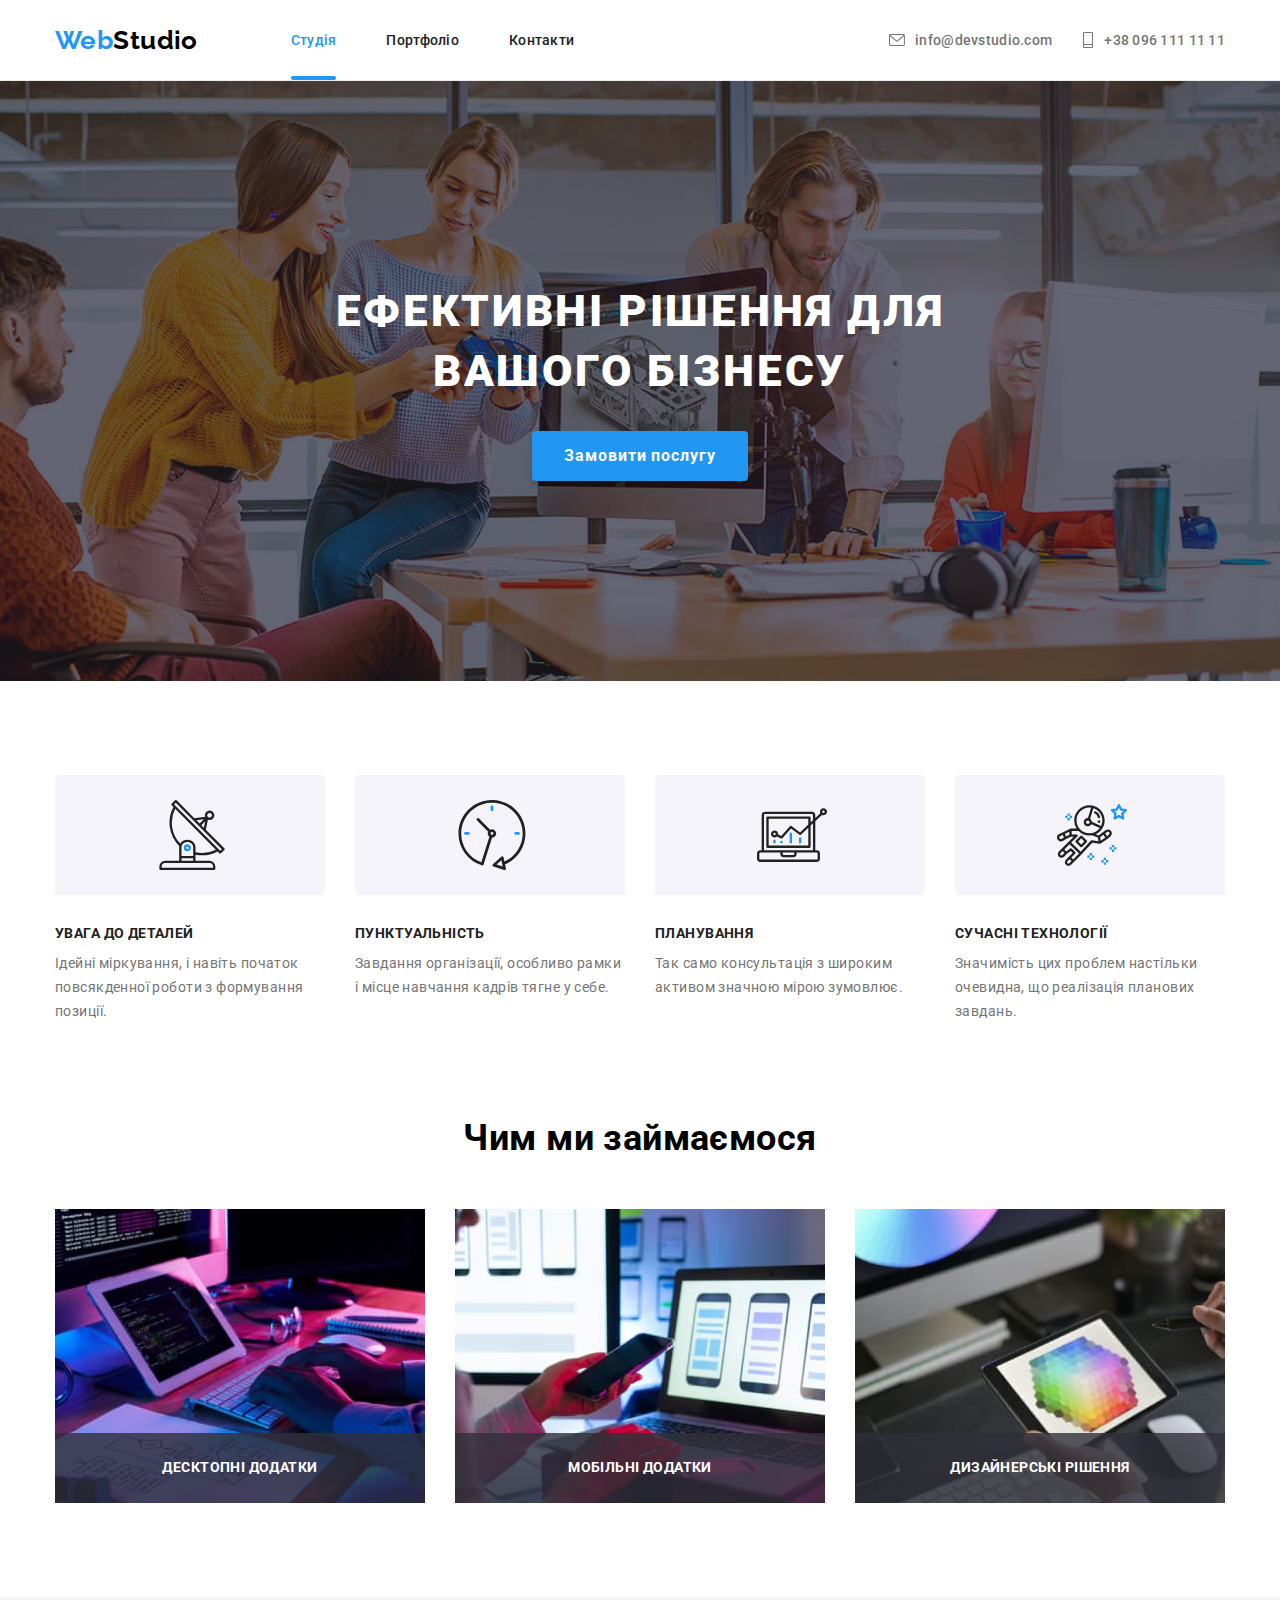
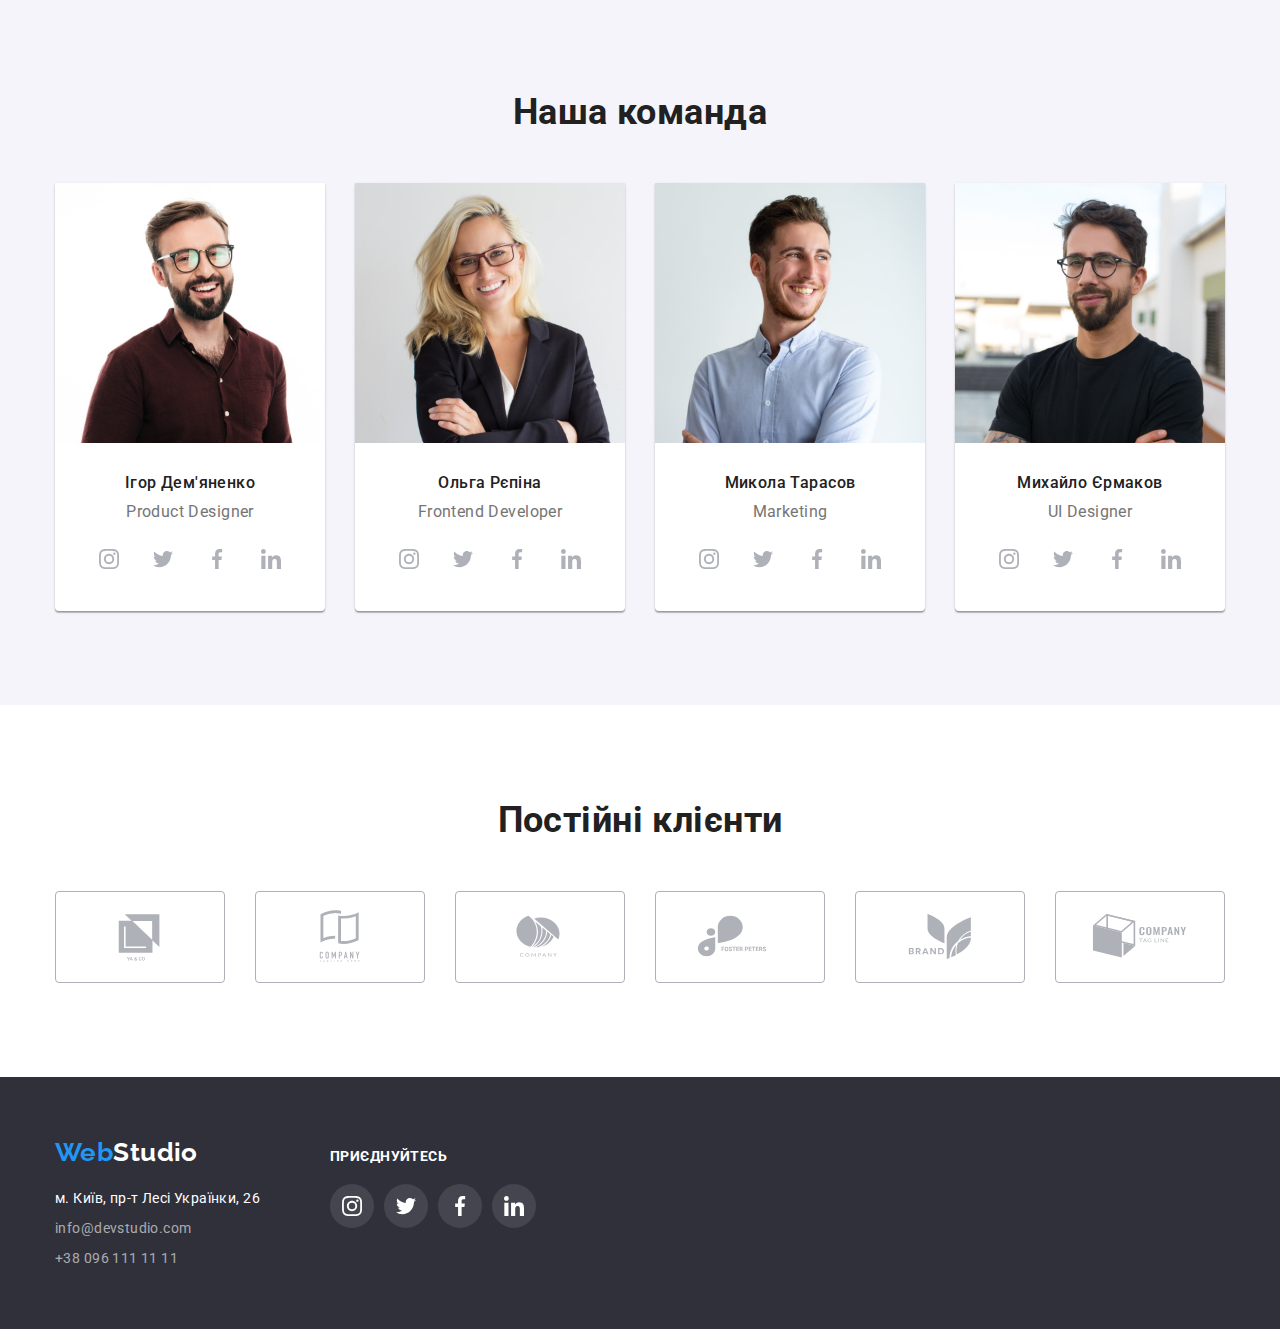
<file: index.html>
<!DOCTYPE html>
<html lang="uk">
  <head>
    <meta charset="UTF-8" />
    <meta http-equiv="X-UA-Compatible" content="IE=edge" />
    <meta name="viewport" content="width=device-width, initial-scale=1.0" />
    <title>WebStudio</title>
    <link
      href="https://fonts.googleapis.com/css2?family=Raleway:wght@700&family=Roboto:wght@400;500;700;900&display=swap"
      rel="stylesheet"
    />
    <link
      rel="stylesheet"
      href="https://cdnjs.cloudflare.com/ajax/libs/modern-normalize/1.0.0/modern-normalize.min.css"
    />
    <link rel="stylesheet" href="./css/styles.css" />
  </head>
  <body>
    <!-- хедер навігація початок -->
    <header class="header">
      <div class="header-wrapper container">
        <nav class="header-nav">
          <a class="header-logo" href="./index.html"
            ><span class="logo-color">Web</span>Studio</a
          >

          <ul class="header-nav-pages">
            <li class="header-nav-pages-item"
              ><a class="header-nav-pages-link current" href="./index.html"
                >Студія</a
              ></li
            >
            <li class="header-nav-pages-item"
              ><a class="header-nav-pages-link" href="./portfolio.html"
                >Портфоліо</a
              ></li
            >
            <li class="header-nav-pages-item"
              ><a class="header-nav-pages-link" href="./contacts.html"
                >Контакти</a
              ></li
            >
          </ul>
        </nav>

        <!-- хедер навігація кінець -->

        <!-- хедер контакти початок -->
        <div class="header-contact">
          <ul class="header-contact-list">
            <li>
              <a class="header-contact-link" href="mailto:info@devstudio.com"
                ><svg class="header-contact-icon" width="16" height="12">
                  <use
                    href="./img/img-vector/symbol-defs.svg#icon-letter"
                  ></use>
                </svg>
                info@devstudio.com
              </a></li
            >
            <li>
              <a class="header-contact-link" href="tel:+380961111111"
                ><svg class="header-contact-icon" width="12" height="16">
                  <use
                    href="./img/img-vector/symbol-defs.svg#icon-phone"
                  ></use></svg
                >+38 096 111 11 11
              </a></li
            >
          </ul>
        </div>
      </div>
    </header>
    <!-- хедер контакти кінець -->
    <main>
      <!-- герой початок -->
      <section class="hero">
        <div class="hero-overlay">
          <div class="container">
            <h1 class="hero-title">Ефективні рішення для вашого бізнесу</h1>
            <button class="hero-btn" type="button" data-modal-open
              >Замовити послугу</button
            >
          </div>
        </div>
      </section>
      <!-- герой кінець -->

      <!-- переваги початок -->
      <section class="benefits section">
        <div class="container">
          <h2 class="visually-hidden">Наші переваги</h2>
          <ul class="benefits-list">
            <li class="benefits-card">
              <div class="benefits-card-icon"
                ><svg width="70" height="70">
                  <use
                    href="./img/img-vector/symbol-defs.svg#icon-antenna"
                  ></use></svg
              ></div>

              <h3 class="benefits-list-title">увага до деталей</h3>
              <p class="benefits-list-content">
                Ідейні міркування, і навіть початок повсякденної роботи з
                формування позиції.
              </p>
            </li>
            <li class="benefits-card">
              <div class="benefits-card-icon"
                ><svg width="70" height="70">
                  <use
                    href="./img/img-vector/symbol-defs.svg#icon-clock"
                  ></use></svg
              ></div>

              <h3 class="benefits-list-title">пунктуальність</h3>
              <p class="benefits-list-content">
                Завдання організації, особливо рамки і місце навчання кадрів
                тягне у себе.
              </p>
            </li>
            <li class="benefits-card">
              <div class="benefits-card-icon"
                ><svg width="70" height="70">
                  <use
                    href="./img/img-vector/symbol-defs.svg#icon-diagram"
                  ></use></svg
              ></div>

              <h3 class="benefits-list-title">планування</h3>
              <p class="benefits-list-content">
                Так само консультація з широким активом значною мірою зумовлює.
              </p>
            </li>
            <li class="benefits-card">
              <div class="benefits-card-icon"
                ><svg width="70" height="70">
                  <use
                    href="./img/img-vector/symbol-defs.svg#icon-astronaut"
                  ></use></svg
              ></div>

              <h3 class="benefits-list-title">сучасні технології</h3>
              <p class="benefits-list-content">
                Значимість цих проблем настільки очевидна, що реалізація
                планових завдань.
              </p>
            </li>
          </ul></div
        >
      </section>
      <!-- переваги кінець -->

      <!-- чим займаємося початок -->
      <section class="what-we-do section">
        <div class="container">
          <h2 class="what-we-do-title">Чим ми займаємося</h2>
          <ul class="what-we-do-img">
            <li class="what-we-do-img-content">
              <div class="what-we-do-wrapper">
                <img
                  src="./img/what_we_do/img1.jpg"
                  alt="Десктопні додатки"
                  width="370"
                  height="294"
                />
                <p class="what-we-do-text">Десктопні додатки</p>
              </div>
            </li>
            <li class="what-we-do-img-content">
              <div class="what-we-do-wrapper">
                <img
                  src="./img/what_we_do/img2.jpg"
                  alt="Мобільні додатки"
                  width="370"
                  height="294"
                />
                <p class="what-we-do-text">Мобільні додатки</p>
              </div>
            </li>
            <li class="what-we-do-img-content">
              <div class="what-we-do-wrapper">
                <img
                  src="./img/what_we_do/img3.jpg"
                  alt="Дизайнерські рішення"
                  width="370"
                  height="294"
                />
                <p class="what-we-do-text">Дизайнерські рішення</p>
              </div>
            </li>
          </ul></div
        >
      </section>
      <!-- чим займаємося кінець -->

      <!-- наша команда початок -->
      <section class="team section">
        <div class="container">
          <h2 class="team-title">Наша команда</h2>
          <ul class="teem-list">
            <li class="team-card">
              <img
                class="team-img"
                src="./img/team/img1.jpg"
                alt="чоловік з бородою у сорочці"
                width="270"
                height="260"
              />
              <div class="team-card-wrapper">
                <h3 class="team-card-name">Ігор Дем'яненко</h3>
                <p class="team-card-profession">Product Designer</p>
                <ul class="team-socials-list">
                  <li class="team-socials-item">
                    <a
                      class="team-socials-link"
                      href="https://instagram.com"
                      target="_blank"
                      rel="noopener noreferrer"
                      aria-label="Instagram"
                    >
                      <svg class="team-socials-icon" width="20" height="20">
                        <use
                          href="./img/img-vector/symbol-defs.svg#icon-instagram"
                        ></use>
                      </svg>
                    </a>
                  </li>
                  <li class="team-socials-item">
                    <a
                      class="team-socials-link"
                      href="https://twitter.com"
                      target="_blank"
                      rel="noopener noreferrer"
                      aria-label="Instagram"
                    >
                      <svg class="team-socials-icon" width="20" height="20">
                        <use
                          href="./img/img-vector/symbol-defs.svg#icon-twitter"
                        ></use>
                      </svg>
                    </a>
                  </li>
                  <li class="team-socials-item">
                    <a
                      class="team-socials-link"
                      href="https://facebook.com"
                      target="_blank"
                      rel="noopener noreferrer"
                      aria-label="Instagram"
                    >
                      <svg class="team-socials-icon" width="20" height="20">
                        <use
                          href="./img/img-vector/symbol-defs.svg#icon-facebook"
                        ></use>
                      </svg>
                    </a>
                  </li>
                  <li class="team-socials-item">
                    <a
                      class="team-socials-link"
                      href="https://linkedin.com"
                      target="_blank"
                      rel="noopener noreferrer"
                      aria-label="Instagram"
                    >
                      <svg class="team-socials-icon" width="20" height="20">
                        <use
                          href="./img/img-vector/symbol-defs.svg#icon-linkedin"
                        ></use>
                      </svg>
                    </a>
                  </li>
                </ul>
              </div>
            </li>
            <li class="team-card">
              <img
                class="team-img"
                src="./img/team/img2.jpg"
                alt="жінка в окулярах"
                width="270"
                height="260"
              />
              <div class="team-card-wrapper">
                <h3 class="team-card-name">Ольга Рєпіна</h3>
                <p class="team-card-profession">Frontend Developer</p>
                <ul class="team-socials-list">
                  <li class="team-socials-item">
                    <a
                      class="team-socials-link"
                      href="https://instagram.com"
                      target="_blank"
                      rel="noopener noreferrer"
                      aria-label="Instagram"
                    >
                      <svg class="team-socials-icon" width="20" height="20">
                        <use
                          href="./img/img-vector/symbol-defs.svg#icon-instagram"
                        ></use>
                      </svg>
                    </a>
                  </li>
                  <li class="team-socials-item">
                    <a
                      class="team-socials-link"
                      href="https://twitter.com"
                      target="_blank"
                      rel="noopener noreferrer"
                      aria-label="Instagram"
                    >
                      <svg class="team-socials-icon" width="20" height="20">
                        <use
                          href="./img/img-vector/symbol-defs.svg#icon-twitter"
                        ></use>
                      </svg>
                    </a>
                  </li>
                  <li class="team-socials-item">
                    <a
                      class="team-socials-link"
                      href="https://facebook.com"
                      target="_blank"
                      rel="noopener noreferrer"
                      aria-label="Instagram"
                    >
                      <svg class="team-socials-icon" width="20" height="20">
                        <use
                          href="./img/img-vector/symbol-defs.svg#icon-facebook"
                        ></use>
                      </svg>
                    </a>
                  </li>
                  <li class="team-socials-item">
                    <a
                      class="team-socials-link"
                      href="https://linkedin.com"
                      target="_blank"
                      rel="noopener noreferrer"
                      aria-label="Instagram"
                    >
                      <svg class="team-socials-icon" width="20" height="20">
                        <use
                          href="./img/img-vector/symbol-defs.svg#icon-linkedin"
                        ></use>
                      </svg>
                    </a>
                  </li>
                </ul>
              </div>
            </li>
            <li class="team-card">
              <img
                class="team-img"
                src="./img/team/img3.jpg"
                alt="чоловік у сорочці"
                width="270"
                height="260"
              />
              <div class="team-card-wrapper">
                <h3 class="team-card-name">Микола Тарасов</h3>
                <p class="team-card-profession">Marketing</p>
                <ul class="team-socials-list">
                  <li class="team-socials-item">
                    <a
                      class="team-socials-link"
                      href="https://instagram.com"
                      target="_blank"
                      rel="noopener noreferrer"
                      aria-label="Instagram"
                    >
                      <svg class="team-socials-icon" width="20" height="20">
                        <use
                          href="./img/img-vector/symbol-defs.svg#icon-instagram"
                        ></use>
                      </svg>
                    </a>
                  </li>
                  <li class="team-socials-item">
                    <a
                      class="team-socials-link"
                      href="https://twitter.com"
                      target="_blank"
                      rel="noopener noreferrer"
                      aria-label="Instagram"
                    >
                      <svg class="team-socials-icon" width="20" height="20">
                        <use
                          href="./img/img-vector/symbol-defs.svg#icon-twitter"
                        ></use>
                      </svg>
                    </a>
                  </li>
                  <li class="team-socials-item">
                    <a
                      class="team-socials-link"
                      href="https://facebook.com"
                      target="_blank"
                      rel="noopener noreferrer"
                      aria-label="Instagram"
                    >
                      <svg class="team-socials-icon" width="20" height="20">
                        <use
                          href="./img/img-vector/symbol-defs.svg#icon-facebook"
                        ></use>
                      </svg>
                    </a>
                  </li>
                  <li class="team-socials-item">
                    <a
                      class="team-socials-link"
                      href="https://linkedin.com"
                      target="_blank"
                      rel="noopener noreferrer"
                      aria-label="Instagram"
                    >
                      <svg class="team-socials-icon" width="20" height="20">
                        <use
                          href="./img/img-vector/symbol-defs.svg#icon-linkedin"
                        ></use>
                      </svg>
                    </a>
                  </li>
                </ul>
              </div>
            </li>
            <li class="team-card">
              <img
                class="team-img"
                src="./img/team/img4.jpg"
                alt="чоловік з бородою у футболці"
                width="270"
                height="260"
              />
              <div class="team-card-wrapper">
                <h3 class="team-card-name">Михайло Єрмаков</h3>
                <p class="team-card-profession">UI Designer</p>
                <ul class="team-socials-list">
                  <li class="team-socials-item">
                    <a
                      class="team-socials-link"
                      href="https://instagram.com"
                      target="_blank"
                      rel="noopener noreferrer"
                      aria-label="Instagram"
                    >
                      <svg class="team-socials-icon" width="20" height="20">
                        <use
                          href="./img/img-vector/symbol-defs.svg#icon-instagram"
                        ></use>
                      </svg>
                    </a>
                  </li>
                  <li class="team-socials-item">
                    <a
                      class="team-socials-link"
                      href="https://twitter.com"
                      target="_blank"
                      rel="noopener noreferrer"
                      aria-label="Instagram"
                    >
                      <svg class="team-socials-icon" width="20" height="20">
                        <use
                          href="./img/img-vector/symbol-defs.svg#icon-twitter"
                        ></use>
                      </svg>
                    </a>
                  </li>
                  <li class="team-socials-item">
                    <a
                      class="team-socials-link"
                      href="https://facebook.com"
                      target="_blank"
                      rel="noopener noreferrer"
                      aria-label="Instagram"
                    >
                      <svg class="team-socials-icon" width="20" height="20">
                        <use
                          href="./img/img-vector/symbol-defs.svg#icon-facebook"
                        ></use>
                      </svg>
                    </a>
                  </li>
                  <li class="team-socials-item">
                    <a
                      class="team-socials-link"
                      href="https://linkedin.com"
                      target="_blank"
                      rel="noopener noreferrer"
                      aria-label="Instagram"
                    >
                      <svg class="team-socials-icon" width="20" height="20">
                        <use
                          href="./img/img-vector/symbol-defs.svg#icon-linkedin"
                        ></use>
                      </svg>
                    </a>
                  </li>
                </ul>
              </div>
            </li>
          </ul>
        </div>
      </section>
      <!-- наша команда кінець -->
      <!-- постійні крієнти початок -->
      <section class="clients section">
        <div class="container">
          <h2 class="clients-title">Постійні клієнти</h2>
          <ul class="clients-list">
            <li>
              <a
                class="clients-link"
                href="./index.html"
                target="_blank"
                rel="noopener noreferrer"
                aria-label="company name"
              >
                <svg class="clients-icon" width="106" height="60">
                  <use href="./img/img-vector/symbol-defs.svg#icon-Logo"></use>
                </svg>
              </a>
            </li>
            <li>
              <a
                class="clients-link"
                href="./index.html"
                target="_blank"
                rel="noopener noreferrer"
                aria-label="company name"
              >
                <svg class="clients-icon" width="106" height="60">
                  <use
                    href="./img/img-vector/symbol-defs.svg#icon-Logo-1"
                  ></use>
                </svg> </a
            ></li>
            <li>
              <a
                class="clients-link"
                href="./index.html"
                target="_blank"
                rel="noopener noreferrer"
                aria-label="company name"
              >
                <svg class="clients-icon" width="106" height="60">
                  <use
                    href="./img/img-vector/symbol-defs.svg#icon-Logo-2"
                  ></use>
                </svg> </a
            ></li>
            <li>
              <a
                class="clients-link"
                href="./index.html"
                target="_blank"
                rel="noopener noreferrer"
                aria-label="company name"
              >
                <svg class="clients-icon" width="106" height="60">
                  <use
                    href="./img/img-vector/symbol-defs.svg#icon-Logo-3"
                  ></use>
                </svg> </a
            ></li>
            <li>
              <a
                class="clients-link"
                href="./index.html"
                target="_blank"
                rel="noopener noreferrer"
                aria-label="company name"
              >
                <svg class="clients-icon" width="106" height="60">
                  <use
                    href="./img/img-vector/symbol-defs.svg#icon-Logo-4"
                  ></use>
                </svg> </a
            ></li>
            <li>
              <a
                class="clients-link"
                href="./index.html"
                target="_blank"
                rel="noopener noreferrer"
                aria-label="company name"
              >
                <svg class="clients-icon" width="106" height="60">
                  <use
                    href="./img/img-vector/symbol-defs.svg#icon-Logo-5"
                  ></use>
                </svg> </a
            ></li>
          </ul>
        </div>
      </section>
      <!-- постійні крієнти кінець -->
    </main>

    <!-- футер початок -->
    <footer class="footer">
      <div class="footer-wrapper container">
        <div>
          <a class="footer-logo" href="./index.html"
            ><span class="logo-color">Web</span>Studio</a
          >
          <address class="footer-address">
            <ul class="footer-contact">
              <li class="footer-contact-content">
                <a
                  class="footer-contact-adress"
                  href="https://goo.gl/maps/wRYm7j45rnJGPuC79"
                  target="_blank"
                  rel="noopener noreferrer"
                  >м. Київ, пр-т Лесі Українки, 26</a
                >
              </li>
              <li class="footer-contact-content"
                ><a class="footer-contact-link" href="mailto:info@devstudio.com"
                  >info@devstudio.com</a
                ></li
              >
              <li class="footer-contact-content"
                ><a class="footer-contact-link" href="tel:+380961111111"
                  >+38 096 111 11 11</a
                ></li
              >
            </ul>
          </address>
        </div>
        <div class="footer-socials">
          <p class="footer-socials-title">Приєднуйтесь</p>
          <ul class="footer-socials-list">
            <li class="footer-socials-item">
              <a
                class="footer-socials-link"
                href="https://instagram.com"
                target="_blank"
                rel="noopener noreferrer"
                aria-label="Instagram"
              >
                <svg class="footer-socials-icon" width="20" height="20">
                  <use
                    href="./img/img-vector/symbol-defs.svg#icon-instagram"
                  ></use>
                </svg>
              </a>
            </li>
            <li class="footer-socials-item">
              <a
                class="footer-socials-link"
                href="https://twitter.com"
                target="_blank"
                rel="noopener noreferrer"
                aria-label="Instagram"
              >
                <svg class="footer-socials-icon" width="20" height="20">
                  <use
                    href="./img/img-vector/symbol-defs.svg#icon-twitter"
                  ></use>
                </svg>
              </a>
            </li>
            <li class="footer-socials-item">
              <a
                class="footer-socials-link"
                href="https://facebook.com"
                target="_blank"
                rel="noopener noreferrer"
                aria-label="Instagram"
              >
                <svg class="footer-socials-icon" width="20" height="20">
                  <use
                    href="./img/img-vector/symbol-defs.svg#icon-facebook"
                  ></use>
                </svg>
              </a>
            </li>
            <li class="footer-socials-item">
              <a
                class="footer-socials-link"
                href="https://linkedin.com"
                target="_blank"
                rel="noopener noreferrer"
                aria-label="Instagram"
              >
                <svg class="footer-socials-icon" width="20" height="20">
                  <use
                    href="./img/img-vector/symbol-defs.svg#icon-linkedin"
                  ></use>
                </svg>
              </a>
            </li>
          </ul>
        </div>
      </div>
      <!-- футер кінець -->
    </footer>

    <!-------------------- modal ---------------------->
    <div class="backdrop is-hidden" data-modal>
      <div class="modal">
        <button class="modal-btn" type="button" data-modal-close>
          &#10006;
        </button>
      </div>
    </div>
    <script src="./js/model.js"></script>
  </body>
</html>
</file>
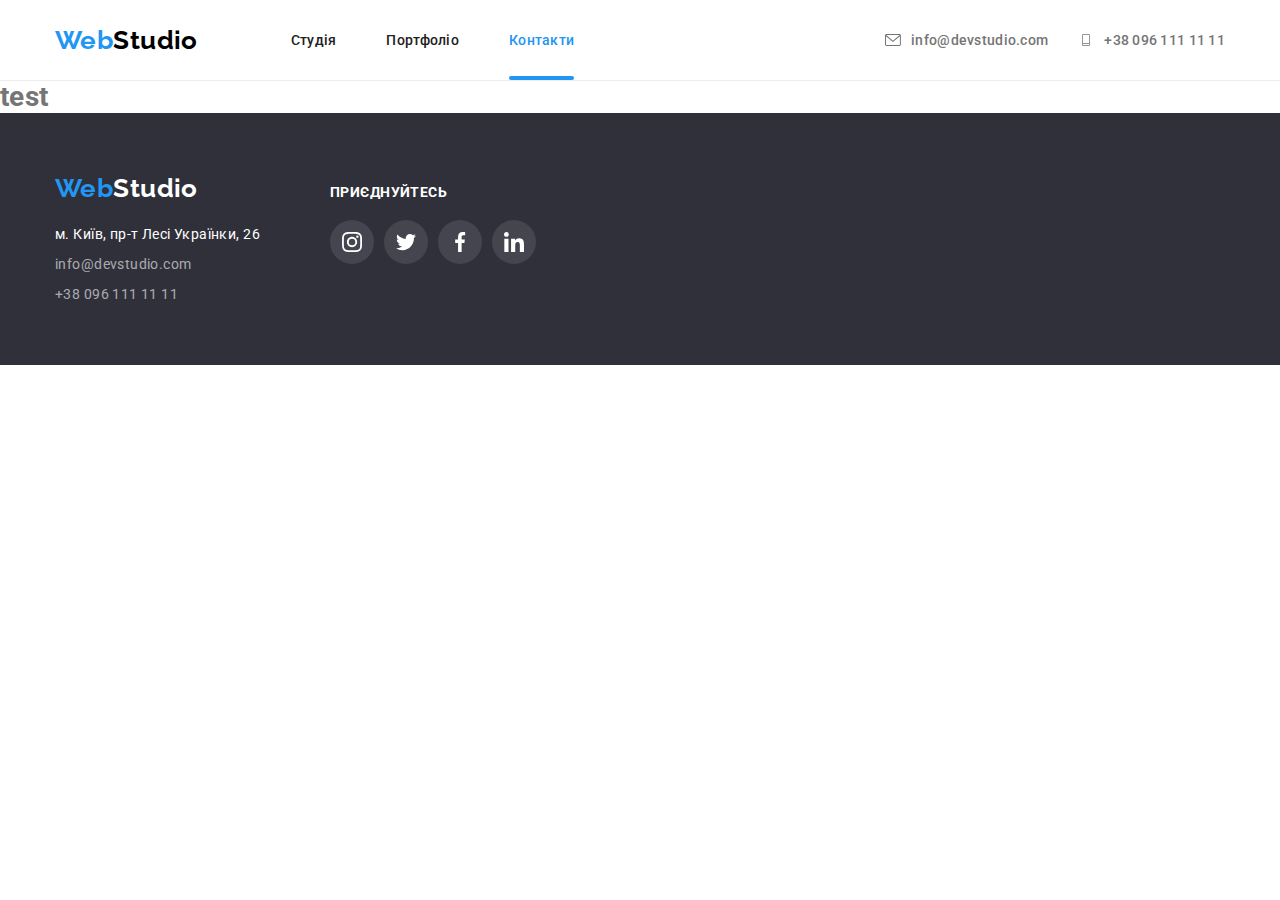
<file: contacts.html>
<!DOCTYPE html>
<html lang="uk">
  <head>
    <meta charset="UTF-8" />
    <meta http-equiv="X-UA-Compatible" content="IE=edge" />
    <meta name="viewport" content="width=device-width, initial-scale=1.0" />
    <title>WebStudio</title>
    <link
      href="https://fonts.googleapis.com/css2?family=Raleway:wght@700&family=Roboto:wght@400;500;700;900&display=swap"
      rel="stylesheet"
    />
    <link
      rel="stylesheet"
      href="https://cdnjs.cloudflare.com/ajax/libs/modern-normalize/1.0.0/modern-normalize.min.css"
    />
    <link rel="stylesheet" href="./css/styles.css" />
  </head>
  <body>
    <!-- хедер навігація початок -->
    <header class="header">
      <div class="header-wrapper container">
        <nav class="header-nav">
          <a class="header-logo" href="./index.html"
            ><span class="logo-color">Web</span>Studio</a
          >

          <ul class="header-nav-pages">
            <li class="header-nav-pages-item"
              ><a class="header-nav-pages-link" href="./index.html"
                >Студія</a
              ></li
            >
            <li class="header-nav-pages-item"
              ><a class="header-nav-pages-link" href="./portfolio.html"
                >Портфоліо</a
              ></li
            >
            <li class="header-nav-pages-item"
              ><a class="header-nav-pages-link current" href="./contacts.html"
                >Контакти</a
              ></li
            >
          </ul>
        </nav>

        <!-- хедер навігація кінець -->

        <!-- хедер контакти початок -->
        <div class="header-contact">
          <ul class="header-contact-list">
            <li>
              <a class="header-contact-link" href="mailto:info@devstudio.com"
                ><svg class="header-contact-icon" width="16" height="12">
                  <use
                    href="./img/img-vector/symbol-defs.svg#icon-letter"
                  ></use>
                </svg>
                info@devstudio.com
              </a></li
            >
            <li>
              <a class="header-contact-link" href="tel:+380961111111"
                ><svg class="header-contact-icon" width="16" height="12">
                  <use
                    href="./img/img-vector/symbol-defs.svg#icon-phone"
                  ></use></svg
                >+38 096 111 11 11
              </a></li
            >
          </ul>
        </div>
      </div>
    </header>
    <!-- хедер контакти кінець -->
    <main> <h1>test</h1> </main>
    <!-- футер початок -->
    <footer class="footer">
      <div class="footer-wrapper container">
        <div>
          <a class="footer-logo" href="./index.html"
            ><span class="logo-color">Web</span>Studio</a
          >
          <address class="footer-address">
            <ul class="footer-contact">
              <li class="footer-contact-content">
                <a
                  class="footer-contact-adress"
                  href="https://goo.gl/maps/wRYm7j45rnJGPuC79"
                  target="_blank"
                  rel="noopener noreferrer"
                  >м. Київ, пр-т Лесі Українки, 26</a
                >
              </li>
              <li class="footer-contact-content"
                ><a class="footer-contact-link" href="mailto:info@devstudio.com"
                  >info@devstudio.com</a
                ></li
              >
              <li class="footer-contact-content"
                ><a class="footer-contact-link" href="tel:+380961111111"
                  >+38 096 111 11 11</a
                ></li
              >
            </ul>
          </address>
        </div>
        <div class="footer-socials">
          <p class="footer-socials-title">Приєднуйтесь</p>
          <ul class="footer-socials-list">
            <li class="footer-socials-item">
              <a
                class="footer-socials-link"
                href="https://instagram.com"
                target="_blank"
                rel="noopener noreferrer"
                aria-label="Instagram"
              >
                <svg class="footer-socials-icon" width="20" height="20">
                  <use
                    href="./img/img-vector/symbol-defs.svg#icon-instagram"
                  ></use>
                </svg>
              </a>
            </li>
            <li class="footer-socials-item">
              <a
                class="footer-socials-link"
                href="https://twitter.com"
                target="_blank"
                rel="noopener noreferrer"
                aria-label="Instagram"
              >
                <svg class="footer-socials-icon" width="20" height="20">
                  <use
                    href="./img/img-vector/symbol-defs.svg#icon-twitter"
                  ></use>
                </svg>
              </a>
            </li>
            <li class="footer-socials-item">
              <a
                class="footer-socials-link"
                href="https://facebook.com"
                target="_blank"
                rel="noopener noreferrer"
                aria-label="Instagram"
              >
                <svg class="footer-socials-icon" width="20" height="20">
                  <use
                    href="./img/img-vector/symbol-defs.svg#icon-facebook"
                  ></use>
                </svg>
              </a>
            </li>
            <li class="footer-socials-item">
              <a
                class="footer-socials-link"
                href="https://linkedin.com"
                target="_blank"
                rel="noopener noreferrer"
                aria-label="Instagram"
              >
                <svg class="footer-socials-icon" width="20" height="20">
                  <use
                    href="./img/img-vector/symbol-defs.svg#icon-linkedin"
                  ></use>
                </svg>
              </a>
            </li>
          </ul>
        </div>
      </div>
      <!-- футер кінець -->
    </footer>
  </body>
</html>
</file>
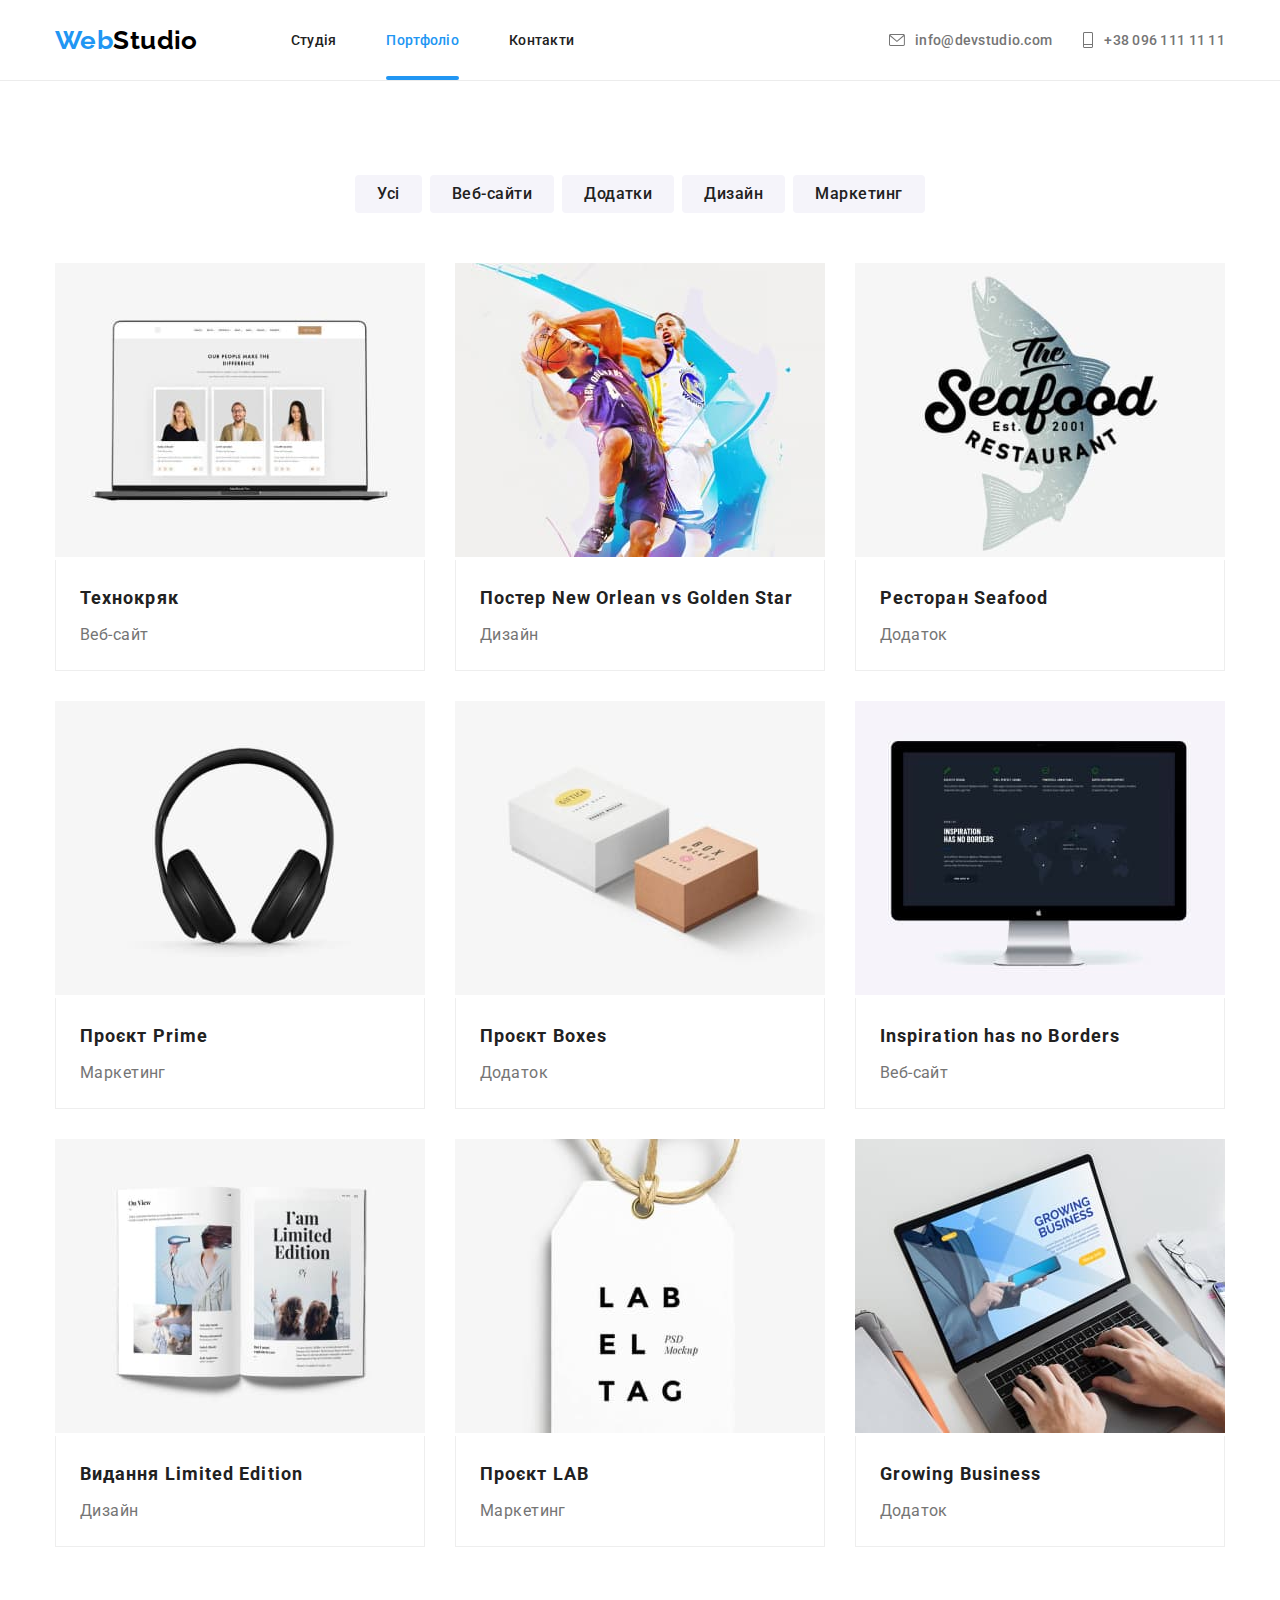
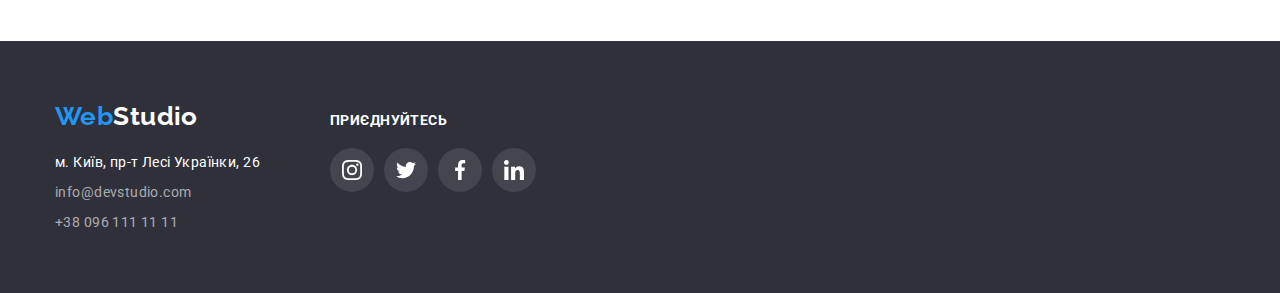
<file: portfolio.html>
<!DOCTYPE html>
<html lang="uk">
  <head>
    <meta charset="UTF-8" />
    <meta http-equiv="X-UA-Compatible" content="IE=edge" />
    <meta name="viewport" content="width=device-width, initial-scale=1.0" />
    <title>WebStudio</title>
    <link
      href="https://fonts.googleapis.com/css2?family=Raleway:wght@700&family=Roboto:wght@400;500;700;900&display=swap"
      rel="stylesheet"
    />
    <link
      rel="stylesheet"
      href="https://cdnjs.cloudflare.com/ajax/libs/modern-normalize/1.0.0/modern-normalize.min.css"
    />
    <link rel="stylesheet" href="./css/styles.css" />
  </head>
  <body>
    <header class="header">
      <div class="header-wrapper container">
        <nav class="header-nav">
          <a class="header-logo" href="./index.html"
            ><span class="logo-color">Web</span>Studio</a
          >

          <ul class="header-nav-pages">
            <li class="header-nav-pages-item"
              ><a class="header-nav-pages-link" href="./index.html"
                >Студія</a
              ></li
            >
            <li class="header-nav-pages-item"
              ><a class="header-nav-pages-link current" href="./portfolio.html"
                >Портфоліо</a
              ></li
            >
            <li class="header-nav-pages-item"
              ><a class="header-nav-pages-link" href="./contacts.html"
                >Контакти</a
              ></li
            >
          </ul>
        </nav>

        <!-- хедер навігація кінець -->

        <!-- хедер контакти початок -->
        <div class="header-contact">
          <ul class="header-contact-list">
            <li>
              <a class="header-contact-link" href="mailto:info@devstudio.com"
                ><svg class="header-contact-icon" width="16" height="12">
                  <use
                    href="./img/img-vector/symbol-defs.svg#icon-letter"
                  ></use>
                </svg>
                info@devstudio.com
              </a></li
            >
            <li>
              <a class="header-contact-link" href="tel:+380961111111"
                ><svg class="header-contact-icon" width="12" height="16">
                  <use
                    href="./img/img-vector/symbol-defs.svg#icon-phone"
                  ></use></svg
                >+38 096 111 11 11
              </a></li
            >
          </ul>
        </div>
      </div>
    </header>
    <!-- хедер контакти кінець -->

    <!-- меін початок -->
    <main>
      <section class="portfolio section">
        <div class="container">
          <h1 class="visually-hidden">Our portfolio</h1>
          <ul class="portfolio-filter">
            <li class="portfolio-filter-btn-wrapper"
              ><button class="portfolio-filter-btn">Усі</button>
            </li>
            <li class="portfolio-filter-btn-wrapper"
              ><button class="portfolio-filter-btn">Веб-сайти</button></li
            >
            <li class="portfolio-filter-btn-wrapper"
              ><button class="portfolio-filter-btn">Додатки</button></li
            >
            <li class="portfolio-filter-btn-wrapper"
              ><button class="portfolio-filter-btn">Дизайн</button></li
            >
            <li class="portfolio-filter-btn-wrapper"
              ><button class="portfolio-filter-btn">Маркетинг</button></li
            >
          </ul>
          <ul class="portfolio-list">
            <li class="portfolio-card">
              <a class="portfolio-card-link" href="#"
                ><div class="portfolio-card-thumb">
                  <img
                    class="portfolio-img"
                    src="./img/portfolio/img1.jpg"
                    alt="веб-сайт"
                    width="370"
                    height="294"
                  />
                  <div class="card-overlay"
                    ><p class="card-overlay-text"
                      >Ресурс пропонує комплексні пропозиції з різним рівнем
                      функціоналу та сервісів. Все це дозволить відвідувачу
                      отримати вичерпні відомості про компанію чи приватну
                      особу.</p
                    ></div
                  > </div
                ><div class="portfolio-wrapper">
                  <h2 class="portfolio-title">Технокряк</h2>
                  <p class="portfolio-text">Веб-сайт</p></div
                ></a
              >
            </li>
            <li class="portfolio-card">
              <a class="portfolio-card-link" href="#"
                ><div class="portfolio-card-thumb"
                  ><img
                    class="portfolio-img"
                    src="./img/portfolio/img2.jpg"
                    alt="постер"
                    width="370"
                    height="294"
                  /><div class="card-overlay"
                    ><p class="card-overlay-text"
                      >Ресурс пропонує комплексні пропозиції з різним рівнем
                      функціоналу та сервісів. Все це дозволить відвідувачу
                      отримати вичерпні відомості про компанію чи приватну
                      особу.</p
                    ></div
                  ></div
                ><div class="portfolio-wrapper">
                  <h2 class="portfolio-title"
                    >Постер New Orlean vs Golden Star</h2
                  >
                  <p class="portfolio-text">Дизайн</p></div
                ></a
              >
            </li>
            <li class="portfolio-card">
              <a class="portfolio-card-link" href="#">
                <div class="portfolio-card-thumb">
                  <img
                    class="portfolio-img"
                    src="./img/portfolio/img3.jpg"
                    alt="логотип ресторану"
                    width="370"
                    height="294"
                  /><div class="card-overlay"
                    ><p class="card-overlay-text"
                      >Ресурс пропонує комплексні пропозиції з різним рівнем
                      функціоналу та сервісів. Все це дозволить відвідувачу
                      отримати вичерпні відомості про компанію чи приватну
                      особу.</p
                    ></div
                  ></div
                ><div class="portfolio-wrapper">
                  <h2 class="portfolio-title">Ресторан Seafood</h2>
                  <p class="portfolio-text">Додаток</p></div
                ></a
              >
            </li>
            <li class="portfolio-card">
              <a class="portfolio-card-link" href="#">
                <div class="portfolio-card-thumb">
                  <img
                    class="portfolio-img"
                    src="./img/portfolio/img4.jpg"
                    alt="навушники"
                    width="370"
                    height="294"
                  /><div class="card-overlay"
                    ><p class="card-overlay-text"
                      >Ресурс пропонує комплексні пропозиції з різним рівнем
                      функціоналу та сервісів. Все це дозволить відвідувачу
                      отримати вичерпні відомості про компанію чи приватну
                      особу.</p
                    ></div
                  ></div
                ><div class="portfolio-wrapper">
                  <h2 class="portfolio-title">Проєкт Prime</h2>
                  <p class="portfolio-text">Маркетинг</p></div
                ></a
              >
            </li>
            <li class="portfolio-card">
              <a class="portfolio-card-link" href="#">
                <div class="portfolio-card-thumb">
                  <img
                    class="portfolio-img"
                    src="./img/portfolio/img5.jpg"
                    alt="дві коробочки"
                    width="370"
                    height="294"
                  /><div class="card-overlay"
                    ><p class="card-overlay-text"
                      >Ресурс пропонує комплексні пропозиції з різним рівнем
                      функціоналу та сервісів. Все це дозволить відвідувачу
                      отримати вичерпні відомості про компанію чи приватну
                      особу.</p
                    ></div
                  ></div
                ><div class="portfolio-wrapper">
                  <h2 class="portfolio-title">Проєкт Boxes</h2>
                  <p class="portfolio-text">Додаток</p></div
                ></a
              >
            </li>
            <li class="portfolio-card">
              <a class="portfolio-card-link" href="#">
                <div class="portfolio-card-thumb">
                  <img
                    class="portfolio-img"
                    src="./img/portfolio/img6.jpg"
                    alt="монітор"
                    width="370"
                    height="294"
                  /><div class="card-overlay"
                    ><p class="card-overlay-text"
                      >Ресурс пропонує комплексні пропозиції з різним рівнем
                      функціоналу та сервісів. Все це дозволить відвідувачу
                      отримати вичерпні відомості про компанію чи приватну
                      особу.</p
                    ></div
                  ></div
                ><div class="portfolio-wrapper">
                  <h2 class="portfolio-title">Inspiration has no Borders</h2>
                  <p class="portfolio-text">Веб-сайт</p></div
                ></a
              >
            </li>
            <li class="portfolio-card">
              <a class="portfolio-card-link" href="#">
                <div class="portfolio-card-thumb">
                  <img
                    class="portfolio-img"
                    src="./img/portfolio/img7.jpg"
                    alt="брошура"
                    width="370"
                    height="294"
                  /><div class="card-overlay"
                    ><p class="card-overlay-text"
                      >Ресурс пропонує комплексні пропозиції з різним рівнем
                      функціоналу та сервісів. Все це дозволить відвідувачу
                      отримати вичерпні відомості про компанію чи приватну
                      особу.</p
                    ></div
                  ></div
                >
                <div class="portfolio-wrapper">
                  <h2 class="portfolio-title">Видання Limited Edition</h2>
                  <p class="portfolio-text">Дизайн</p>
                </div></a
              >
            </li>
            <li class="portfolio-card">
              <a class="portfolio-card-link" href="#">
                <div class="portfolio-card-thumb">
                  <img
                    class="portfolio-img"
                    src="./img/portfolio/img8.jpg"
                    alt="лейба"
                    width="370"
                    height="294"
                  /><div class="card-overlay"
                    ><p class="card-overlay-text"
                      >Ресурс пропонує комплексні пропозиції з різним рівнем
                      функціоналу та сервісів. Все це дозволить відвідувачу
                      отримати вичерпні відомості про компанію чи приватну
                      особу.</p
                    ></div
                  ></div
                >
                <div class="portfolio-wrapper">
                  <h2 class="portfolio-title">Проєкт LAB</h2>
                  <p class="portfolio-text">Маркетинг</p>
                </div></a
              >
            </li>
            <li class="portfolio-card">
              <a class="portfolio-card-link" href="#">
                <div class="portfolio-card-thumb">
                  <img
                    class="portfolio-img"
                    src="./img/portfolio/img9.jpg"
                    alt="ноутбук"
                    width="370"
                    height="294"
                  /><div class="card-overlay"
                    ><p class="card-overlay-text"
                      >Ресурс пропонує комплексні пропозиції з різним рівнем
                      функціоналу та сервісів. Все це дозволить відвідувачу
                      отримати вичерпні відомості про компанію чи приватну
                      особу.</p
                    ></div
                  ></div
                >
                <div class="portfolio-wrapper">
                  <h2 class="portfolio-title">Growing Business</h2>
                  <p class="portfolio-text">Додаток</p>
                </div></a
              >
            </li>
          </ul></div
        >
      </section>
    </main>
    <!-- меін канець -->

    <!-- футер початок -->
    <footer class="footer">
      <div class="footer-wrapper container">
        <div>
          <a class="footer-logo" href="./index.html"
            ><span class="logo-color">Web</span>Studio</a
          >
          <address class="footer-address">
            <ul class="footer-contact">
              <li class="footer-contact-content">
                <a
                  class="footer-contact-adress"
                  href="https://goo.gl/maps/wRYm7j45rnJGPuC79"
                  target="_blank"
                  rel="noopener noreferrer"
                  >м. Київ, пр-т Лесі Українки, 26</a
                >
              </li>
              <li class="footer-contact-content"
                ><a class="footer-contact-link" href="mailto:info@devstudio.com"
                  >info@devstudio.com</a
                ></li
              >
              <li class="footer-contact-content"
                ><a class="footer-contact-link" href="tel:+380961111111"
                  >+38 096 111 11 11</a
                ></li
              >
            </ul>
          </address>
        </div>
        <div class="footer-socials">
          <p class="footer-socials-title">Приєднуйтесь</p>
          <ul class="footer-socials-list">
            <li class="footer-socials-item">
              <a
                class="footer-socials-link"
                href="https://instagram.com"
                target="_blank"
                rel="noopener noreferrer"
                aria-label="Instagram"
              >
                <svg class="footer-socials-icon" width="20" height="20">
                  <use
                    href="./img/img-vector/symbol-defs.svg#icon-instagram"
                  ></use>
                </svg>
              </a>
            </li>
            <li class="footer-socials-item">
              <a
                class="footer-socials-link"
                href="https://twitter.com"
                target="_blank"
                rel="noopener noreferrer"
                aria-label="Instagram"
              >
                <svg class="footer-socials-icon" width="20" height="20">
                  <use
                    href="./img/img-vector/symbol-defs.svg#icon-twitter"
                  ></use>
                </svg>
              </a>
            </li>
            <li class="footer-socials-item">
              <a
                class="footer-socials-link"
                href="https://facebook.com"
                target="_blank"
                rel="noopener noreferrer"
                aria-label="Instagram"
              >
                <svg class="footer-socials-icon" width="20" height="20">
                  <use
                    href="./img/img-vector/symbol-defs.svg#icon-facebook"
                  ></use>
                </svg>
              </a>
            </li>
            <li class="footer-socials-item">
              <a
                class="footer-socials-link"
                href="https://linkedin.com"
                target="_blank"
                rel="noopener noreferrer"
                aria-label="Instagram"
              >
                <svg class="footer-socials-icon" width="20" height="20">
                  <use
                    href="./img/img-vector/symbol-defs.svg#icon-linkedin"
                  ></use>
                </svg>
              </a>
            </li>
          </ul>
        </div>
      </div>
      <!-- футер кінець -->
    </footer>
  </body>
</html>
</file>
<file: css/styles.css>
:root {
  /* fonts */
  --main-font: 'Roboto', sans-serif;
  --secondary-font: 'Raleway', sans-serif;
  /* text color */
  --main-txt-cl: #757575;
  --light-txt-cl: #ffffff;
  --accent-txt-cl: #2196f3;
  --title-txt-cl: #212121;
  --footer-grey-txt-cl: #ffffff99;
  --dark-txt-cl: #000;

  --teem-socials-icon-cl: #afb1b8;
  /* Background colors */
  --hero-bg-cl: #c4c4c4;
  --hero-bg-cl-overlay: rgba(47, 48, 58, 0.4);
  --team-bg-cl: #f5f4fa;
  --team-caerd-bg-cl: #fff;
  --footer-bg-cl: #2f303a;
  --footer-icon-bg-cl: rgba(255, 255, 255, 0.1);
  --portfolio-overay: rgba(33, 150, 243, 0.9);
  --what-we-do-bg: rgba(47, 48, 58, 0.8);

  /* bnt */
  --portfolio-btn-cl: #f5f4fa;
  --portfolio-btn-hover-cl: #2196f3;
  --header-border: #ececec;
  --portfolio-card-border: #eee;
}

body {
  font-family: var(--main-font);
  font-size: 14px;
  letter-spacing: 0.03em;

  color: var(--main-txt-cl);
  background-color: var(--team-caerd-bg-cl);
}

h1,
h2,
h3,
h4,
h5,
h6,
p,
ul {
  margin: 0;
  padding: 0;
}

ul {
  list-style-type: none;
}

a {
  text-decoration: none;
}

img {
  display: block;
  max-width: 100%;
  height: auto;
}

address {
  font-style: normal;
}

button {
  display: block;
  cursor: pointer;
  border: none;
  border-radius: 4px;
}

.visually-hidden {
  position: absolute;
  width: 1px;
  height: 1px;
  margin: -1px;
  border: 0;
  padding: 0;

  white-space: nowrap;
  clip-path: inset(100%);
  clip: rect(0 0 0 0);
  overflow: hidden;
}

.container {
  max-width: 1200px;
  margin-left: auto;
  margin-right: auto;
  padding-left: 15px;
  padding-right: 15px;
}

.section {
  padding-top: 94px;
  padding-bottom: 94px;
}

.section:nth-child(2) {
  padding-bottom: 0px;
}

/* початок хедер */
.header {
  border-bottom: 1px solid var(--header-border);
}

.header-wrapper {
  display: flex;
  align-items: center;
}

.header-logo {
  margin-right: 93px;

  font-family: 'Raleway';
  font-weight: 700;
  font-size: 26px;
  line-height: calc(31 / 26);
  text-decoration: none;

  color: var(--dark-txt-cl);
}

.logo-color {
  color: var(--accent-txt-cl);
}

.header-nav {
  display: flex;
  align-items: center;
  /* justify-content: left; */
}

.header-nav-pages {
  list-style-type: none;
  display: flex;
  justify-content: left;
  align-items: center;
}

.header-nav-pages-item {
  margin-right: 50px;
}

.header-nav-pages-item:last-child {
  margin-right: 0px;
}

.header-nav-pages-link {
  position: relative;

  padding-top: 32px;
  padding-bottom: 32px;

  display: block;
  font-weight: 500;
  font-size: 14px;
  line-height: calc(16 / 14);
  letter-spacing: 0.02em;
  text-decoration: none;

  color: #212121;

  transition: color 250ms cubic-bezier(0.4, 0, 0.2, 1);
}

.header-nav-pages-link:hover,
.header-nav-pages-link:focus {
  color: var(--accent-txt-cl);
}

.header-contact {
  margin-left: auto;
}

.header-contact-list {
  list-style-type: none;
  display: flex;
  justify-content: right;
  align-items: center;
  gap: 30px;
}

.header-contact-link {
  padding-top: 32px;
  padding-bottom: 32px;

  font-weight: 500;
  line-height: calc(16 / 14);
  letter-spacing: 0.02em;
  text-decoration: none;

  color: var(--main-txt-cl);

  display: flex;
  align-items: center;
  gap: 10px;
  text-align: center;

  transition: color 250ms cubic-bezier(0.4, 0, 0.2, 1);
}

.header-contact-link:hover,
.header-contact-link:focus {
  color: var(--accent-txt-cl);
}

.header-contact-icon {
  fill: currentColor;
}

.current {
  color: var(--accent-txt-cl);
}

.current::after {
  position: absolute;
  left: 0;
  bottom: 0;

  content: '';

  display: block;

  width: 100%;
  height: 4px;

  background-color: var(--accent-txt-cl);

  border-radius: 2px;
}
/* кінець хедер */

/* початок футер */

.footer {
  background-color: var(--footer-bg-cl);
  padding-top: 60px;
  padding-bottom: 60px;
}

.footer-wrapper {
  display: flex;
  align-items: baseline;
}

.footer-logo {
  font-family: 'Raleway';
  font-weight: 700;
  font-size: 26px;
  line-height: calc(31 / 26);
  text-decoration: none;

  color: var(--light-txt-cl);
}

.footer-address {
  margin-top: 20px;
  list-style-type: none;
}

.footer-contact {
  list-style-type: none;
}

.footer-contact-content {
  margin-bottom: 9px;
  line-height: calc(24 / 16);
}

.footer-contact-content:last-child {
  margin-bottom: 0;
}

.footer-contact-adress {
  text-decoration: none;
  font-style: normal;
  line-height: calc(24 / 16);

  color: #ffffff;

  transition: color 250ms cubic-bezier(0.4, 0, 0.2, 1);
}

.footer-contact-adress:hover,
.footer-contact-adress:focus {
  color: var(--accent-txt-cl);
}

.footer-contact-link {
  letter-spacing: 0.03em;
  text-decoration: none;

  color: var(--footer-grey-txt-cl);

  transition: color 250ms cubic-bezier(0.4, 0, 0.2, 1);
}

.footer-contact-link:hover,
.footer-contact-link:focus {
  color: var(--accent-txt-cl);
}

.footer-socials {
  margin-left: 70px;
}

.footer-socials-title {
  margin-bottom: 20px;

  font-weight: 700;
  line-height: calc(16 / 14);
  text-transform: uppercase;

  color: var(--light-txt-cl);
}

.footer-socials-list {
  display: flex;
  justify-content: center;
  gap: 10px;
}

.footer-socials-link {
  display: flex;
  align-items: center;
  justify-content: center;

  width: 44px;
  height: 44px;

  border-radius: 50%;

  color: var(--light-txt-cl);
  background-color: var(--footer-icon-bg-cl);

  transition: background-color 250ms cubic-bezier(0.4, 0, 0.2, 1);
}

.footer-socials-link:hover,
.footer-socials-link:focus {
  background-color: var(--accent-txt-cl);
}

.footer-socials-icon {
  fill: currentColor;
}
/* кінець футер */

/* початок герой */

.hero {
  background-image: linear-gradient(
      to right,
      rgba(47, 48, 58, 0.4),
      rgba(47, 48, 58, 0.4)
    ),
    url('../img/hero.jpg');

  background-color: var(--hero-bg-cl);
  background-size: cover;
  background-position: center;
  background-repeat: no-repeat;

  padding-top: 200px;
  padding-bottom: 200px;
  margin-left: auto;
  margin-right: auto;

  max-width: 1600px;
  max-height: 600px;

  /* position: relative; */
}

.hero-title {
  margin-bottom: 30px;
  margin-left: auto;
  margin-right: auto;
  max-width: 696px;

  font-weight: 900;
  font-size: 44px;
  line-height: calc(60 / 44);
  text-align: center;
  letter-spacing: 0.06em;
  text-transform: uppercase;

  color: var(--light-txt-cl);
}

.hero-btn {
  font-family: 'Roboto';
  font-weight: 700;
  font-size: 16px;
  line-height: calc(30 / 16);

  /* display: flex; */
  align-items: center;
  letter-spacing: 0.06em;

  color: var(--light-txt-cl);
  background-color: var(--accent-txt-cl);

  min-width: 216px;

  margin-left: auto;
  margin-right: auto;
  padding: 10px 32px;
  box-shadow: 0px 4px 4px rgba(0, 0, 0, 0.15);
}

/* переваги початок */

.benefits {
}

.benefits-card {
  margin-right: 30px;

  width: 270px;
}

.benefits-card:last-child {
  margin-right: 0px;
}

.benefits-list {
  list-style-type: none;

  display: flex;
  flex-wrap: wrap;
}

.benefits-card-icon {
  width: 100%;
  height: 120px;
  padding: 25px 102px;
  margin-bottom: 30px;

  background-color: var(--team-bg-cl);
  border-radius: 4px;
}

.benefits-list-title {
  margin-bottom: 10px;

  font-weight: 700;
  font-size: 14px;
  line-height: calc(16 / 14);
  text-transform: uppercase;

  color: var(--title-txt-cl);
}

.benefits-list-content {
  line-height: calc(24 / 14);
}

/* переваги кінець */

/* чим ми займаємося початок */

.what-we-do {
}

.what-we-do-title {
  margin-bottom: 50px;

  font-weight: 700;
  font-size: 36px;
  line-height: calc(42 / 36);
  text-align: center;

  color: var(--dark-txt-cl);
}

.what-we-do-img-content {
  margin-right: 30px;
}
.what-we-do-img-content:last-child {
  margin-right: 0px;
}

.what-we-do-wrapper {
  position: relative;
}

.what-we-do-img {
  list-style-type: none;

  display: flex;
  flex-wrap: wrap;
}

.what-we-do-text {
  position: absolute;
  bottom: 0;

  display: flex;
  justify-content: center;
  align-items: center;

  width: 100%;
  height: 70px;

  font-weight: 700;
  line-height: calc(45 / 36);
  text-transform: uppercase;

  color: var(--light-txt-cl);
  background: var(--what-we-do-bg);
}

/* чим ми займаємося кінць */

/* наша команда початок */

.team {
  background-color: var(--team-bg-cl);
}

.team-title {
  margin-bottom: 50px;

  font-weight: 700;
  font-size: 36px;
  line-height: calc(42 / 36);
  text-align: center;

  color: var(--title-txt-cl);
}

.teem-list {
  list-style-type: none;
  display: flex;
  flex-wrap: wrap;
}

.team-card {
  margin-right: 30px;

  background-color: var(--light-txt-cl);

  box-shadow: 0px 1px 3px rgba(0, 0, 0, 0.12), 0px 1px 1px rgba(0, 0, 0, 0.14),
    0px 2px 1px rgba(0, 0, 0, 0.2);
  border-radius: 0px 0px 4px 4px;

  width: 270px;
}

.team-card:last-child {
  margin-right: 0px;
}

.team-card-wrapper {
  padding: 30px 0;
}

.team-card-name {
  margin-bottom: 10px;

  font-size: 16px;
  font-weight: 500;
  line-height: calc(19 / 16);

  text-align: center;

  color: var(--title-txt-cl);
}

.team-card-profession {
  margin-bottom: 16px;
  font-size: 16px;
  line-height: calc(19 / 16);

  text-align: center;
}

.team-socials-list {
  display: flex;
  justify-content: center;
  gap: 10px;
}

.team-socials-link {
  display: flex;
  align-items: center;
  justify-content: center;

  width: 44px;
  height: 44px;

  border-radius: 50%;

  color: var(--teem-socials-icon-cl);

  transition: color 250ms cubic-bezier(0.4, 0, 0.2, 1),
    background-color 250ms cubic-bezier(0.4, 0, 0.2, 1);
}

.team-socials-link:hover,
.team-socials-link:focus {
  background-color: var(--accent-txt-cl);
  color: var(--light-txt-cl);
}

.team-socials-icon {
  fill: currentColor;
}

/* наша команда кінець */

/* постійні клієнти початок */

.clients-list {
  display: flex;
  justify-content: center;
  gap: 30px;
}

.clients-title {
  margin-bottom: 50px;

  font-weight: 700;
  font-size: 36px;
  line-height: calc(42 / 36);
  text-align: center;

  color: var(--title-txt-cl);
}

.clients-link {
  display: flex;
  align-items: center;
  justify-content: center;

  width: 170px;
  height: 92px;

  border-radius: 4px;
  border: 1px solid var(--teem-socials-icon-cl);

  color: var(--teem-socials-icon-cl);

  transition: color 250ms cubic-bezier(0.4, 0, 0.2, 1),
    border-color 250ms cubic-bezier(0.4, 0, 0.2, 1);
}

.clients-link:hover,
.clients-link:focus {
  color: var(--accent-txt-cl);
  border-color: var(--accent-txt-cl);
}

.clients-icon {
  fill: currentColor;
}
/* постійні клієнти кінець */

/* modal start */
.backdrop {
  position: fixed;
  top: 0;
  left: 0;
  z-index: 1000;

  width: 100%;
  height: 100%;
  background-color: rgba(0, 0, 0, 0.2);

  transition: opacity 250ms cubic-bezier(0.4, 0, 0.2, 1),
    visibility 250ms cubic-bezier(0.4, 0, 0.2, 1);
}

.backdrop.is-hidden {
  opacity: 0;
  pointer-events: none;
  visibility: hidden;
}

.modal {
  position: absolute;
  top: 50%;
  left: 50%;
  transform: translate(-50%, -50%);

  width: 528px;
  height: 580px;
  background-color: var(--team-caerd-bg-cl);

  box-shadow: 0px 1px 3px rgba(0, 0, 0, 0.12), 0px 1px 1px rgba(0, 0, 0, 0.14),
    0px 2px 1px rgba(0, 0, 0, 0.2);
  border-radius: 4px;
}

.modal-btn {
  position: absolute;
  top: 8px;
  right: 8px;

  width: 30px;
  height: 30px;

  display: flex;
  align-items: center;
  justify-content: center;

  padding: 0;
  background-color: var(--light-txt-cl);
  border: 1px solid var(--hero-bg-cl);
  border-radius: 50%;

  cursor: pointer;
}
/* modal end */

/* -------------------PORTFOLIO START------------------- */

.portfolio-filter {
  margin-bottom: 50px;

  list-style-type: none;
  display: flex;
  flex-wrap: wrap;
  justify-content: center;
}

.portfolio-filter-btn-wrapper {
  margin-right: 8px;
}

.portfolio-filter-btn-wrapper:last-child {
  margin-right: 0px;
}

.portfolio-filter-btn {
  padding: 6px 22px;

  font-family: 'Roboto';
  font-weight: 500;
  font-size: 16px;
  line-height: calc(26 / 16);
  text-align: center;
  letter-spacing: 0.03em;

  cursor: pointer;

  color: var(--title-txt-cl);
  background-color: var(--portfolio-btn-cl);

  border-radius: 4px;
  border: 0;

  transition: color 250ms cubic-bezier(0.4, 0, 0.2, 1),
    background-color 250ms cubic-bezier(0.4, 0, 0.2, 1),
    box-shadow 250ms cubic-bezier(0.4, 0, 0.2, 1);
}

.portfolio-filter-btn:hover,
.portfolio-filter-btn:focus {
  color: var(--light-txt-cl);
  background-color: var(--portfolio-btn-hover-cl);
  box-shadow: 0px 3px 1px rgba(0, 0, 0, 0.1), 0px 1px 2px rgba(0, 0, 0, 0.08),
    0px 2px 2px rgba(0, 0, 0, 0.12);
}

.portfolio-list {
  margin-right: -30px;
  margin-bottom: -30px;

  list-style-type: none;
  display: flex;
  flex-wrap: wrap;
}

.portfolio-card {
  flex-basis: calc(100% / 3 - 30px);

  margin-right: 30px;
  margin-bottom: 30px;

  background: var(--team-caerd-bg-cl);
}

.portfolio-card-link {
  display: block;

  transition: box-shadow 250ms cubic-bezier(0.4, 0, 0.2, 1);
}

.portfolio-card-link:hover,
.portfolio-card-link:focus {
  box-shadow: 0px 1px 1px rgba(0, 0, 0, 0.12), 0px 4px 4px rgba(0, 0, 0, 0.06),
    1px 4px 6px rgba(0, 0, 0, 0.16);
}

.portfolio-wrapper {
  padding: 20px 24px;

  border: 1px solid var(--portfolio-card-border);
  border-top: none;
}

.portfolio-title {
  margin-bottom: 4px;

  font-weight: 700;
  font-size: 18px;
  line-height: calc(36 / 18);
  letter-spacing: 0.06em;

  color: var(--title-txt-cl);
}

.portfolio-text {
  font-size: 16px;
  line-height: calc(30 / 16);

  color: var(--main-txt-cl);
}

.portfolio-card-thumb {
  position: relative;
  overflow: hidden;
}

.card-overlay {
  position: absolute;
  top: 0;
  left: 0;

  transform: translateY(100%);

  width: 100%;
  height: 100%;

  display: flex;
  align-items: center;
  justify-content: center;
  padding: 0 24px;

  font-size: 18px;
  line-height: calc(28 / 18);

  background-color: var(--portfolio-overay);
  transition: transform 250ms cubic-bezier(0.4, 0, 0.2, 1);
}

.portfolio-card {
  transform: translateY(0);
}

.card-overlay-text {
  color: var(--light-txt-cl);
  user-select: none;
}

.portfolio-card-link:hover .card-overlay,
.portfolio-card-link:focus .card-overlay {
  transform: translateY(0);
}

.portfolio-img {
  display: inline-block;
}

/* PORTFOLIO END */
</file>
